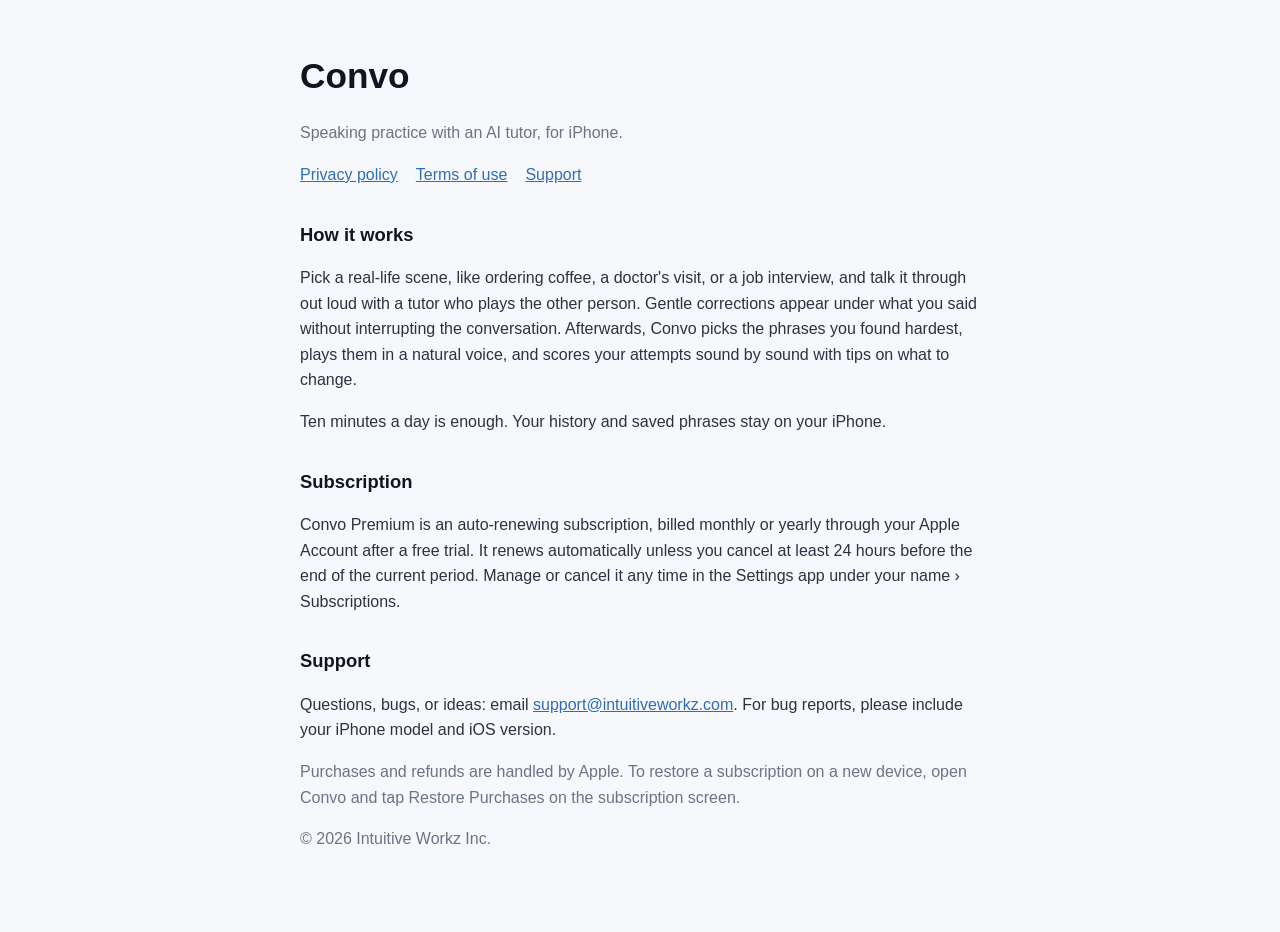
<file: index.html>
<!doctype html>
<html lang="en">
<head>
<meta charset="utf-8">
<meta name="viewport" content="width=device-width, initial-scale=1">
<title>Convo: Learn Languages</title>
<meta name="description" content="Practice real spoken conversations with an AI tutor, then fix your pronunciation sound by sound.">
<link rel="stylesheet" href="style.css">
</head>
<body>
<main>
  <h1>Convo</h1>
  <p class="dim">Speaking practice with an AI tutor, for iPhone.</p>
  <nav><a href="privacy.html">Privacy policy</a><a href="terms.html">Terms of use</a><a href="#support">Support</a></nav>

  <h2>How it works</h2>
  <p>Pick a real-life scene, like ordering coffee, a doctor's visit, or a job interview, and talk it through out loud with a tutor who plays the other person. Gentle corrections appear under what you said without interrupting the conversation. Afterwards, Convo picks the phrases you found hardest, plays them in a natural voice, and scores your attempts sound by sound with tips on what to change.</p>
  <p>Ten minutes a day is enough. Your history and saved phrases stay on your iPhone.</p>

  <h2>Subscription</h2>
  <p>Convo Premium is an auto-renewing subscription, billed monthly or yearly through your Apple Account after a free trial. It renews automatically unless you cancel at least 24 hours before the end of the current period. Manage or cancel it any time in the Settings app under your name › Subscriptions.</p>

  <h2 id="support">Support</h2>
  <p>Questions, bugs, or ideas: email <a href="mailto:support@intuitiveworkz.com">support@intuitiveworkz.com</a>. For bug reports, please include your iPhone model and iOS version.</p>
  <p class="dim">Purchases and refunds are handled by Apple. To restore a subscription on a new device, open Convo and tap Restore Purchases on the subscription screen.</p>
  <p class="dim">© 2026 Intuitive Workz Inc.</p>
</main>
</body>
</html>
</file>
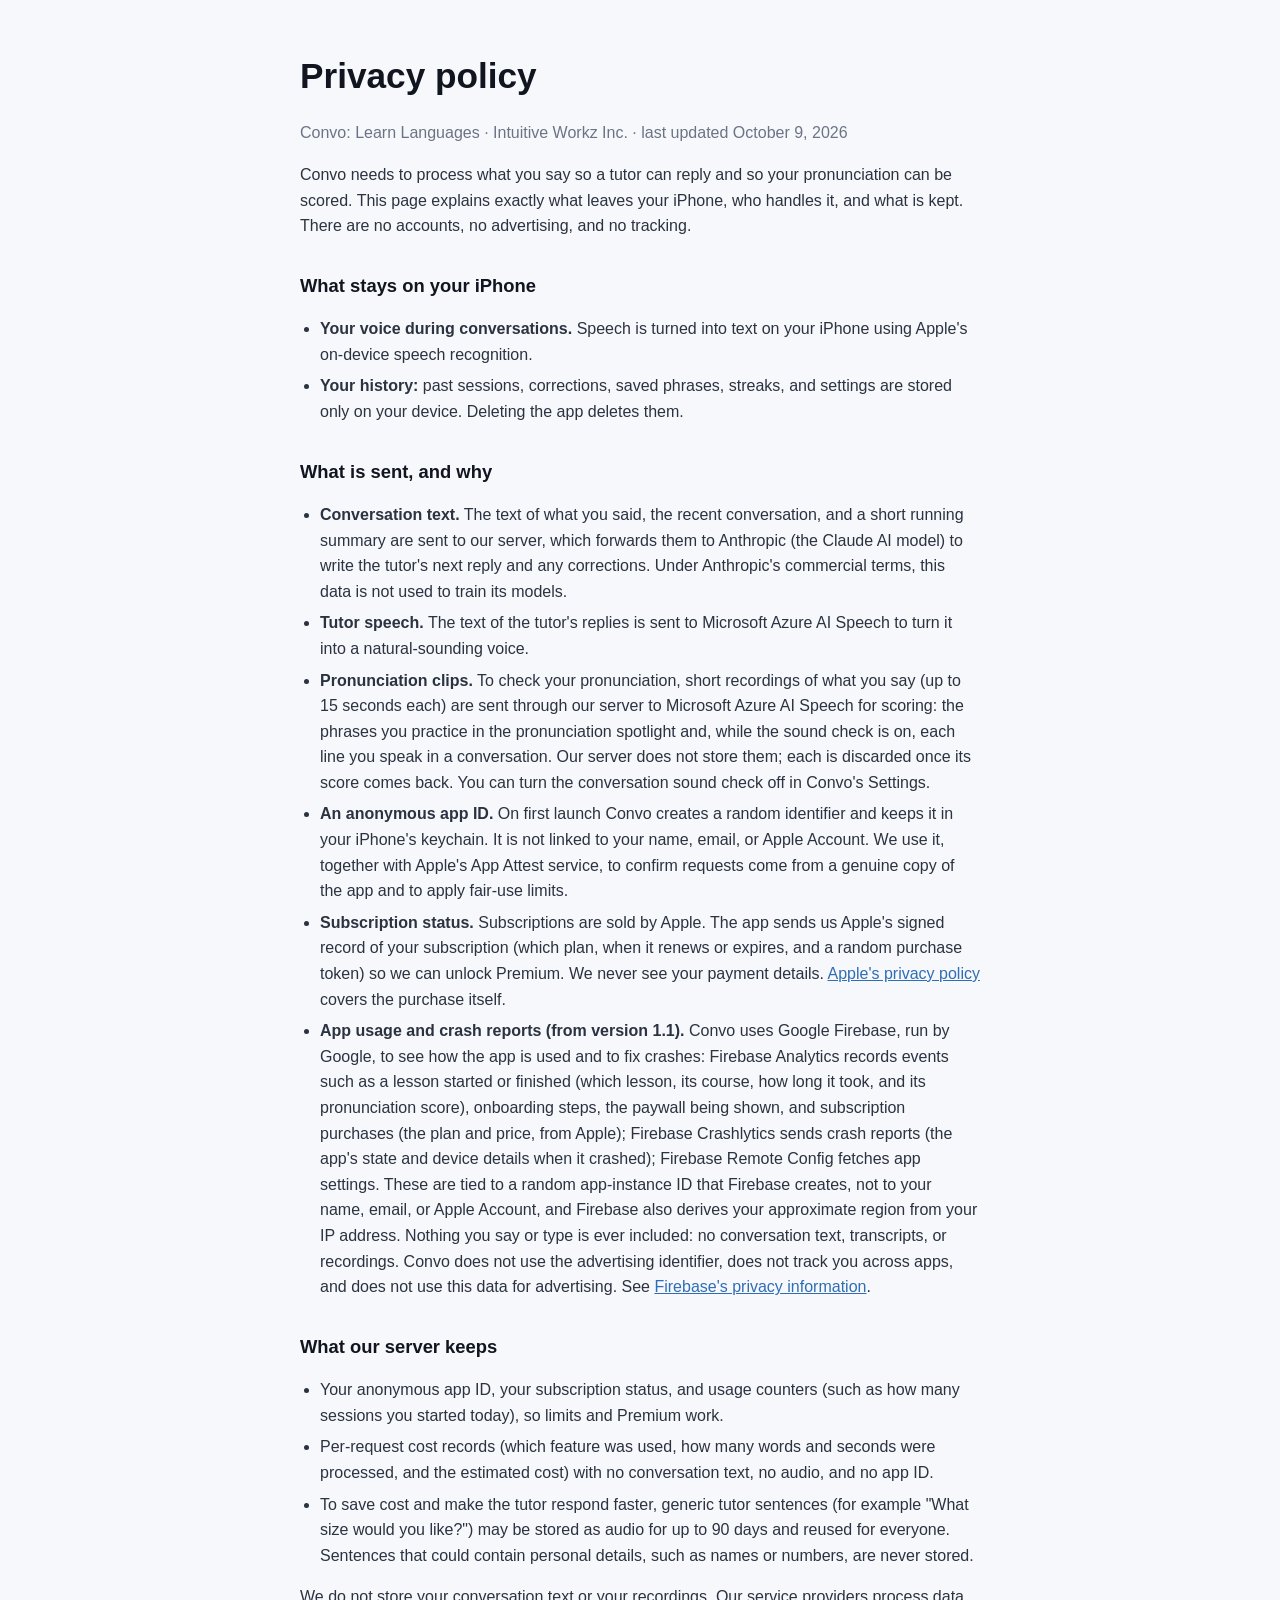
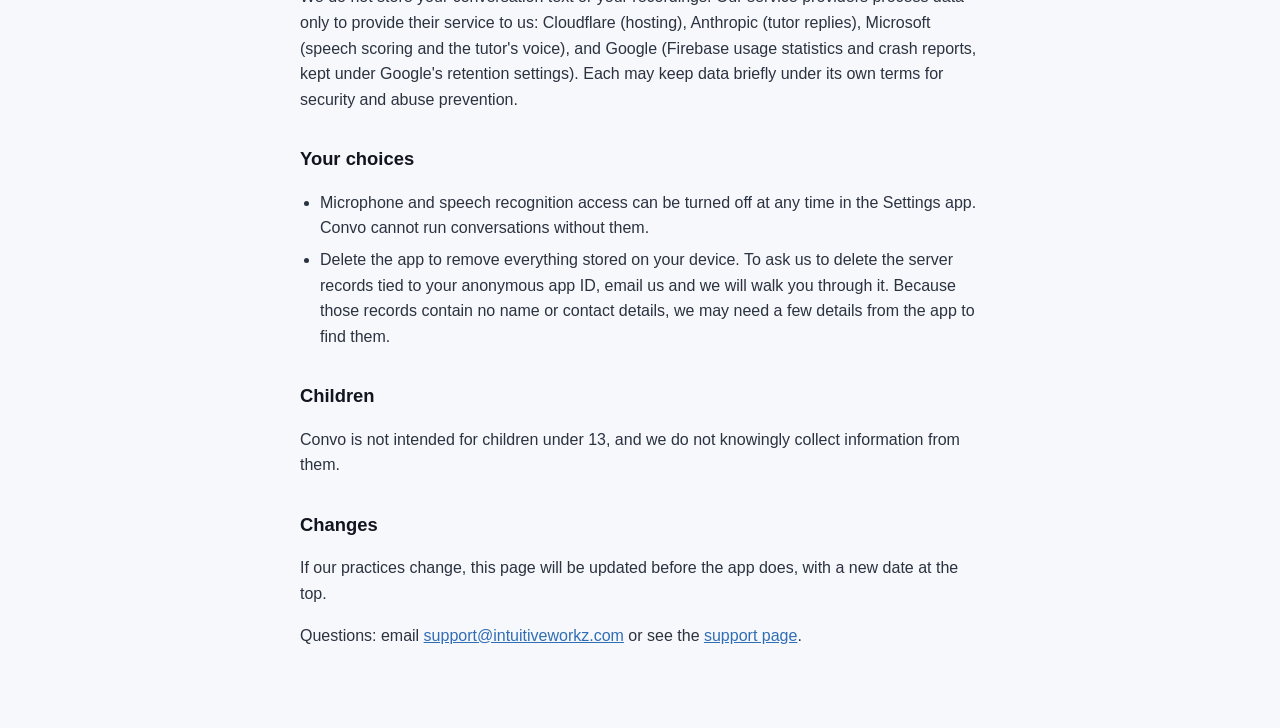
<file: privacy.html>
<!doctype html>
<html lang="en">
<head>
<meta charset="utf-8">
<meta name="viewport" content="width=device-width, initial-scale=1">
<title>Convo privacy policy</title>
<link rel="stylesheet" href="style.css">
</head>
<body>
<main>
  <h1>Privacy policy</h1>
  <p class="dim">Convo: Learn Languages · Intuitive Workz Inc. · last updated October 9, 2026</p>
  <p>Convo needs to process what you say so a tutor can reply and so your pronunciation can be scored. This page explains exactly what leaves your iPhone, who handles it, and what is kept. There are no accounts, no advertising, and no tracking.</p>

  <h2>What stays on your iPhone</h2>
  <ul>
    <li><strong>Your voice during conversations.</strong> Speech is turned into text on your iPhone using Apple's on-device speech recognition.</li>
    <li><strong>Your history:</strong> past sessions, corrections, saved phrases, streaks, and settings are stored only on your device. Deleting the app deletes them.</li>
  </ul>

  <h2>What is sent, and why</h2>
  <ul>
    <li><strong>Conversation text.</strong> The text of what you said, the recent conversation, and a short running summary are sent to our server, which forwards them to Anthropic (the Claude AI model) to write the tutor's next reply and any corrections. Under Anthropic's commercial terms, this data is not used to train its models.</li>
    <li><strong>Tutor speech.</strong> The text of the tutor's replies is sent to Microsoft Azure AI Speech to turn it into a natural-sounding voice.</li>
    <li><strong>Pronunciation clips.</strong> To check your pronunciation, short recordings of what you say (up to 15 seconds each) are sent through our server to Microsoft Azure AI Speech for scoring: the phrases you practice in the pronunciation spotlight and, while the sound check is on, each line you speak in a conversation. Our server does not store them; each is discarded once its score comes back. You can turn the conversation sound check off in Convo's Settings.</li>
    <li><strong>An anonymous app ID.</strong> On first launch Convo creates a random identifier and keeps it in your iPhone's keychain. It is not linked to your name, email, or Apple Account. We use it, together with Apple's App Attest service, to confirm requests come from a genuine copy of the app and to apply fair-use limits.</li>
    <li><strong>Subscription status.</strong> Subscriptions are sold by Apple. The app sends us Apple's signed record of your subscription (which plan, when it renews or expires, and a random purchase token) so we can unlock Premium. We never see your payment details. <a href="https://www.apple.com/legal/privacy/">Apple's privacy policy</a> covers the purchase itself.</li>
    <li><strong>App usage and crash reports (from version 1.1).</strong> Convo uses Google Firebase, run by Google, to see how the app is used and to fix crashes: Firebase Analytics records events such as a lesson started or finished (which lesson, its course, how long it took, and its pronunciation score), onboarding steps, the paywall being shown, and subscription purchases (the plan and price, from Apple); Firebase Crashlytics sends crash reports (the app's state and device details when it crashed); Firebase Remote Config fetches app settings. These are tied to a random app-instance ID that Firebase creates, not to your name, email, or Apple Account, and Firebase also derives your approximate region from your IP address. Nothing you say or type is ever included: no conversation text, transcripts, or recordings. Convo does not use the advertising identifier, does not track you across apps, and does not use this data for advertising. See <a href="https://firebase.google.com/support/privacy">Firebase's privacy information</a>.</li>
  </ul>

  <h2>What our server keeps</h2>
  <ul>
    <li>Your anonymous app ID, your subscription status, and usage counters (such as how many sessions you started today), so limits and Premium work.</li>
    <li>Per-request cost records (which feature was used, how many words and seconds were processed, and the estimated cost) with no conversation text, no audio, and no app ID.</li>
    <li>To save cost and make the tutor respond faster, generic tutor sentences (for example "What size would you like?") may be stored as audio for up to 90 days and reused for everyone. Sentences that could contain personal details, such as names or numbers, are never stored.</li>
  </ul>
  <p>We do not store your conversation text or your recordings. Our service providers process data only to provide their service to us: Cloudflare (hosting), Anthropic (tutor replies), Microsoft (speech scoring and the tutor's voice), and Google (Firebase usage statistics and crash reports, kept under Google's retention settings). Each may keep data briefly under its own terms for security and abuse prevention.</p>

  <h2>Your choices</h2>
  <ul>
    <li>Microphone and speech recognition access can be turned off at any time in the Settings app. Convo cannot run conversations without them.</li>
    <li>Delete the app to remove everything stored on your device. To ask us to delete the server records tied to your anonymous app ID, email us and we will walk you through it. Because those records contain no name or contact details, we may need a few details from the app to find them.</li>
  </ul>

  <h2>Children</h2>
  <p>Convo is not intended for children under 13, and we do not knowingly collect information from them.</p>

  <h2>Changes</h2>
  <p>If our practices change, this page will be updated before the app does, with a new date at the top.</p>
  <p>Questions: email <a href="mailto:support@intuitiveworkz.com">support@intuitiveworkz.com</a> or see the <a href="index.html#support">support page</a>.</p>
</main>
</body>
</html>
</file>
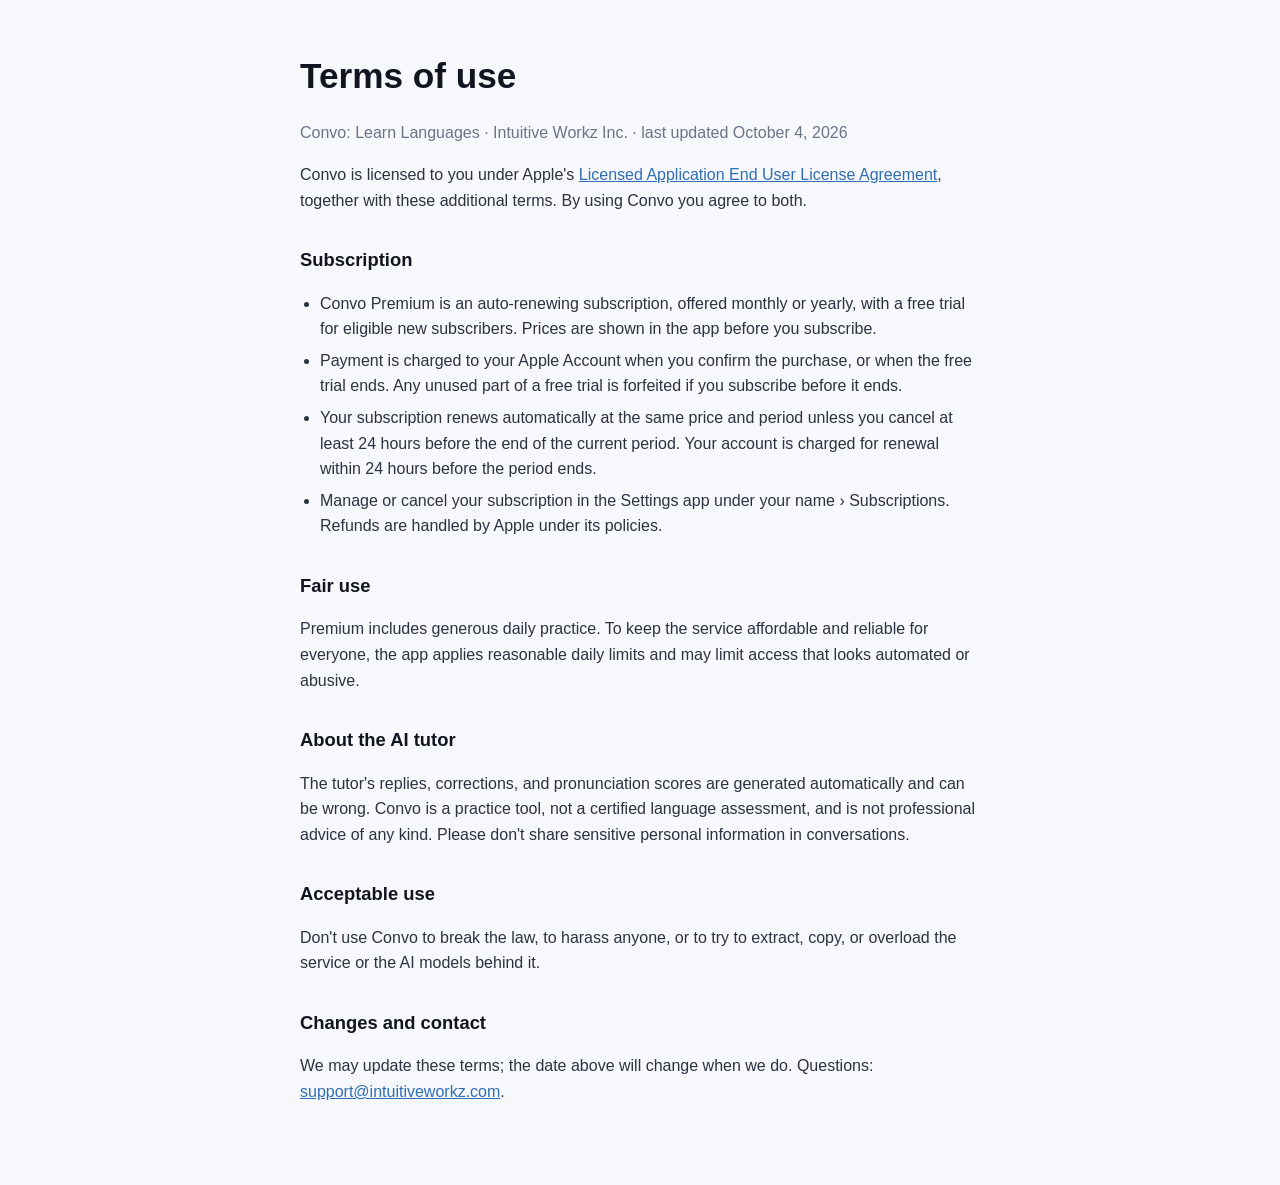
<file: terms.html>
<!doctype html>
<html lang="en">
<head>
<meta charset="utf-8">
<meta name="viewport" content="width=device-width, initial-scale=1">
<title>Convo terms of use</title>
<link rel="stylesheet" href="style.css">
</head>
<body>
<main>
  <h1>Terms of use</h1>
  <p class="dim">Convo: Learn Languages · Intuitive Workz Inc. · last updated October 4, 2026</p>
  <p>Convo is licensed to you under Apple's <a href="https://www.apple.com/legal/internet-services/itunes/dev/stdeula/">Licensed Application End User License Agreement</a>, together with these additional terms. By using Convo you agree to both.</p>

  <h2>Subscription</h2>
  <ul>
    <li>Convo Premium is an auto-renewing subscription, offered monthly or yearly, with a free trial for eligible new subscribers. Prices are shown in the app before you subscribe.</li>
    <li>Payment is charged to your Apple Account when you confirm the purchase, or when the free trial ends. Any unused part of a free trial is forfeited if you subscribe before it ends.</li>
    <li>Your subscription renews automatically at the same price and period unless you cancel at least 24 hours before the end of the current period. Your account is charged for renewal within 24 hours before the period ends.</li>
    <li>Manage or cancel your subscription in the Settings app under your name › Subscriptions. Refunds are handled by Apple under its policies.</li>
  </ul>

  <h2>Fair use</h2>
  <p>Premium includes generous daily practice. To keep the service affordable and reliable for everyone, the app applies reasonable daily limits and may limit access that looks automated or abusive.</p>

  <h2>About the AI tutor</h2>
  <p>The tutor's replies, corrections, and pronunciation scores are generated automatically and can be wrong. Convo is a practice tool, not a certified language assessment, and is not professional advice of any kind. Please don't share sensitive personal information in conversations.</p>

  <h2>Acceptable use</h2>
  <p>Don't use Convo to break the law, to harass anyone, or to try to extract, copy, or overload the service or the AI models behind it.</p>

  <h2>Changes and contact</h2>
  <p>We may update these terms; the date above will change when we do. Questions: <a href="mailto:support@intuitiveworkz.com">support@intuitiveworkz.com</a>.</p>
</main>
</body>
</html>
</file>
<file: style.css>
:root { color-scheme: light dark; --bg: #f7f8fb; --fg: #11151f; --text: #2b3240; --dim: #6b7385; --accent: #2f6db5; --card: #ffffff; }
@media (prefers-color-scheme: dark) { :root { --bg: #0b1020; --fg: #f2f4f8; --text: #d5d9e3; --dim: #8b93a7; --accent: #6ea8ff; --card: #141a2e; } }
body { margin: 0; background: var(--bg); color: var(--fg); font-family: -apple-system, BlinkMacSystemFont, "Segoe UI", Roboto, sans-serif; line-height: 1.6; }
main { max-width: 680px; margin: 0 auto; padding: 48px 20px 64px; }
h1 { font-size: 2.2rem; font-weight: 700; margin: 0 0 4px; }
h2 { font-size: 1.15rem; margin: 32px 0 8px; }
p, li { color: var(--text); }
.dim { color: var(--dim); }
a { color: var(--accent); }
nav { margin: 16px 0 8px; }
nav a { margin-right: 18px; }
ul { padding-left: 20px; }
li { margin-bottom: 6px; }
.card { background: var(--card); border-radius: 14px; padding: 4px 20px; margin: 16px 0; }
</file>
